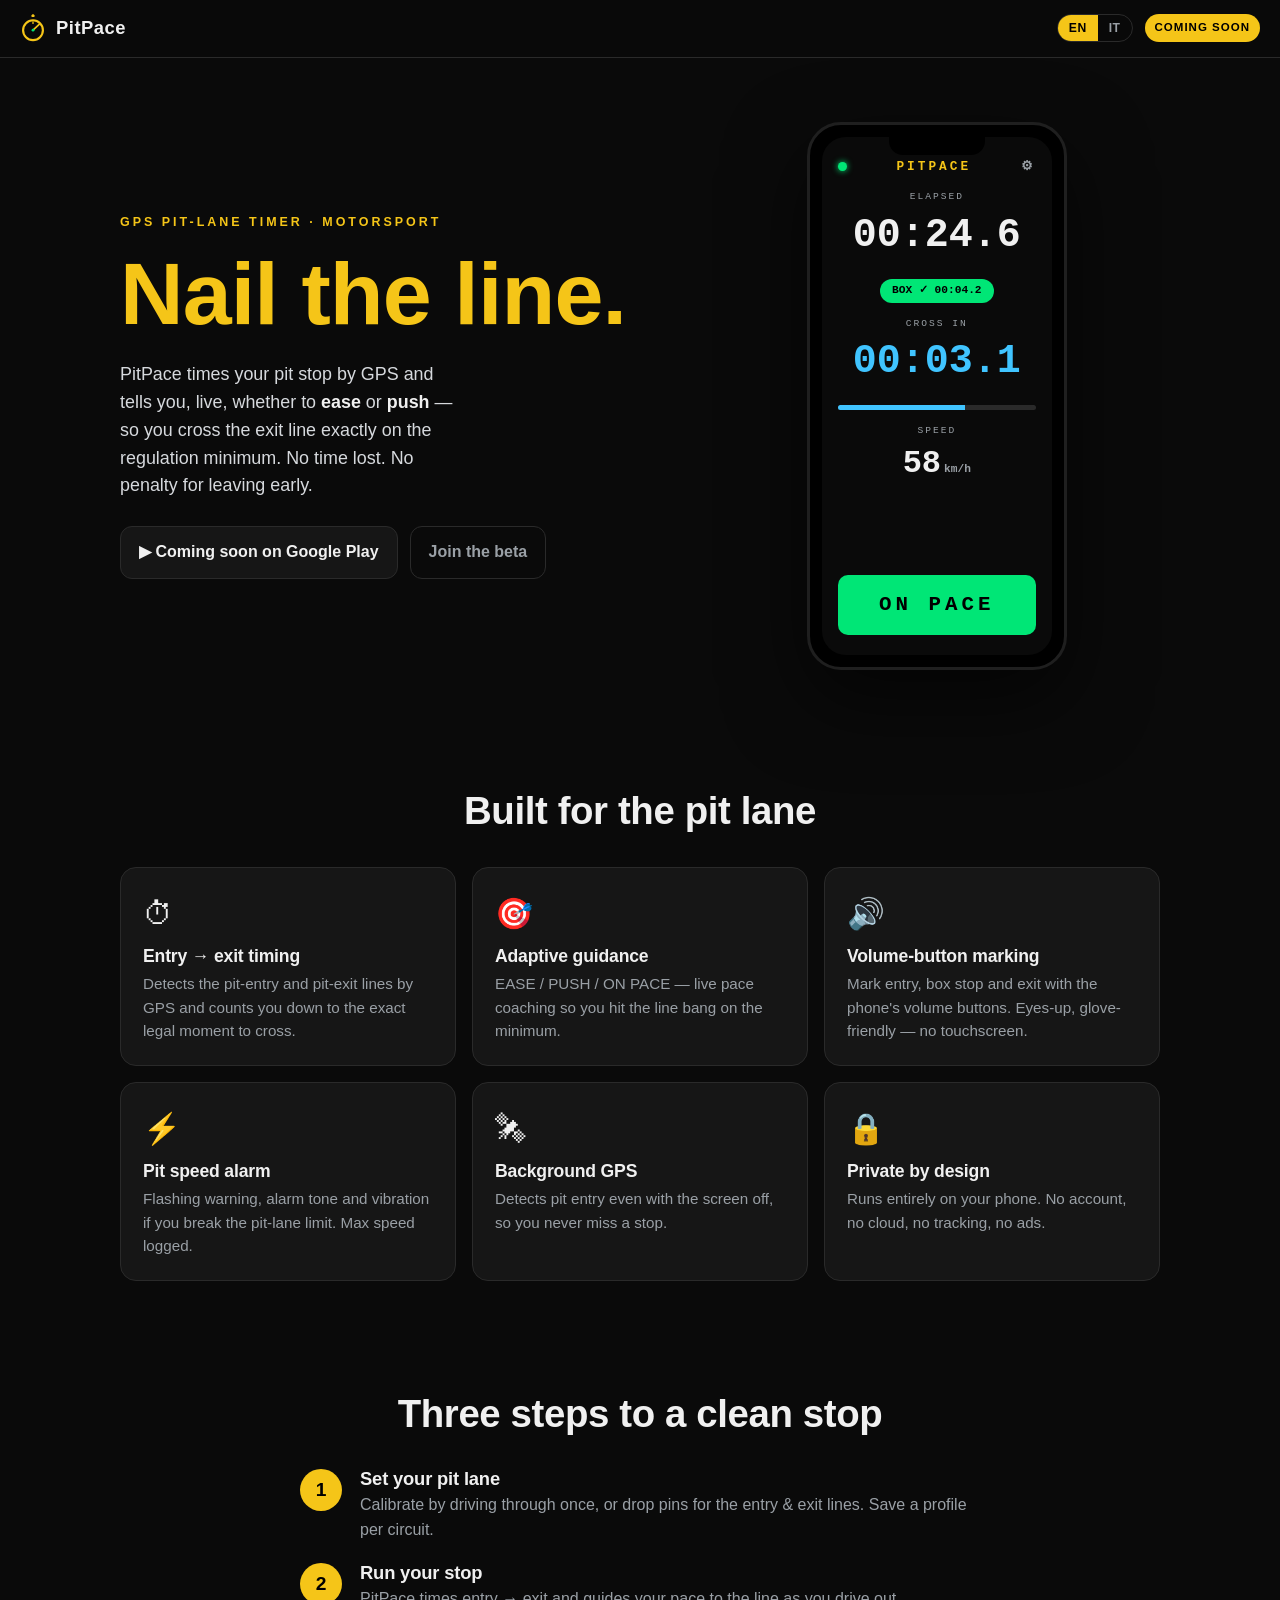
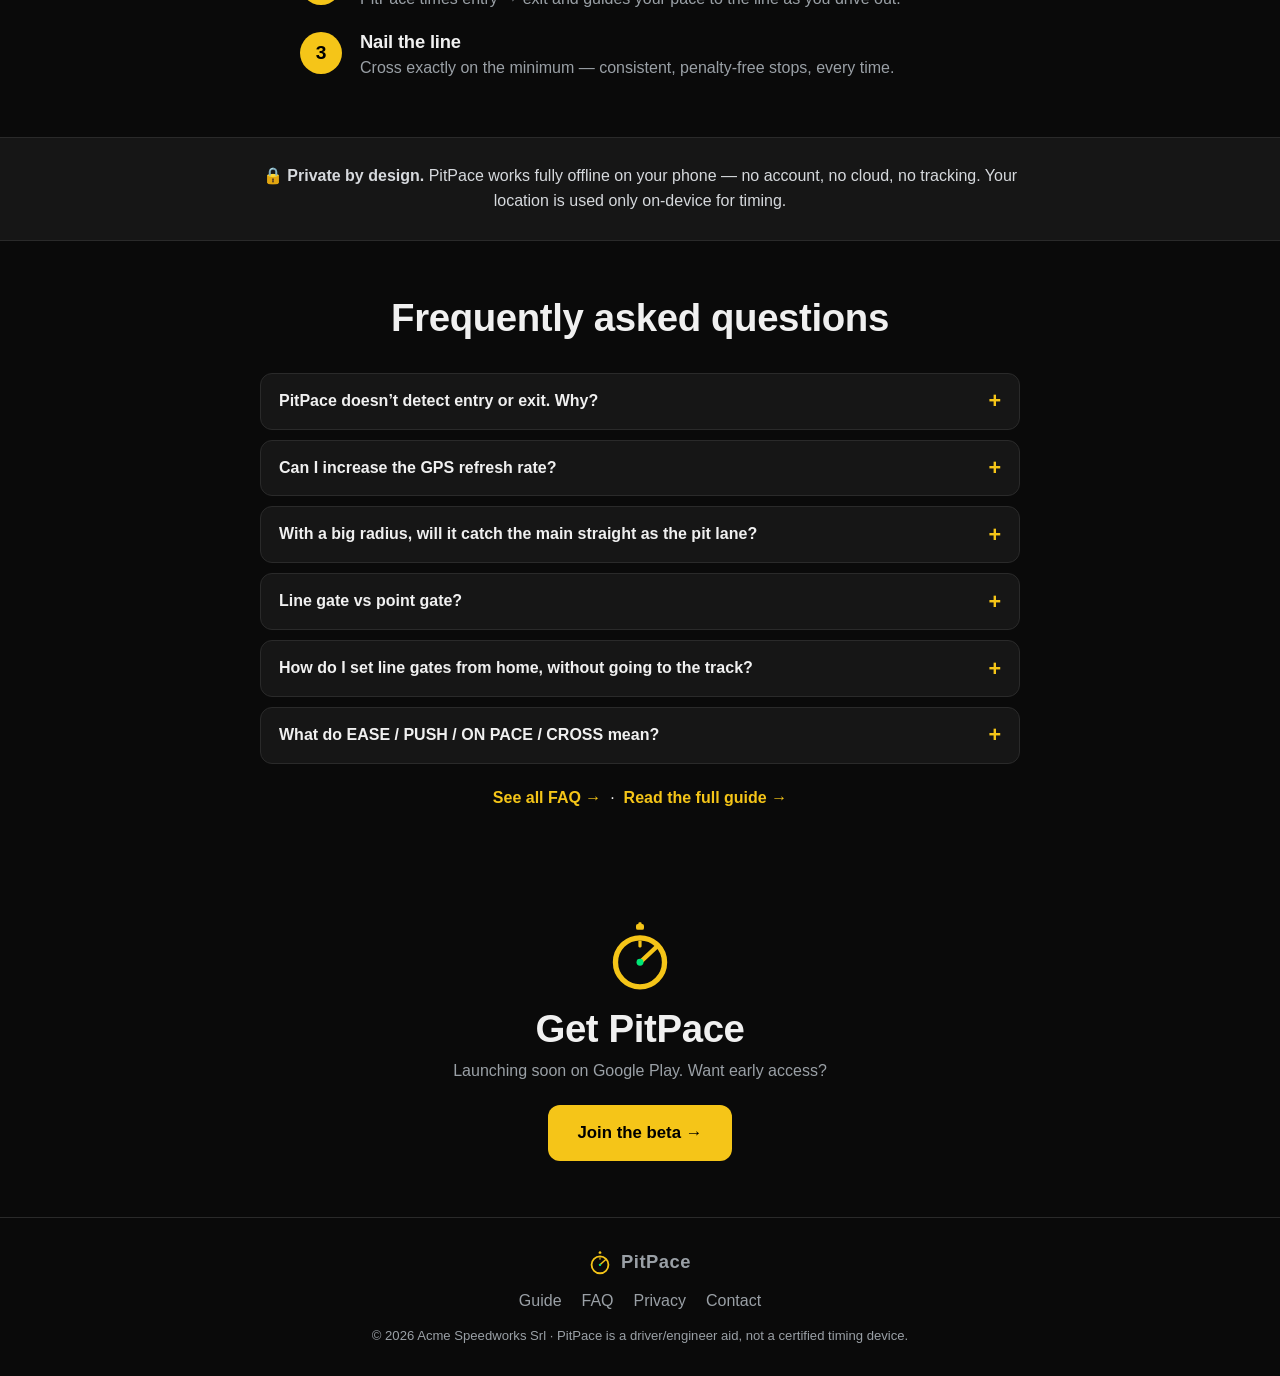
<file: index.html>
<!DOCTYPE html>
<html lang="en">
<head>
  <meta charset="UTF-8">
  <meta name="viewport" content="width=device-width, initial-scale=1.0">
  <title>PitPace — GPS pit-lane timer for motorsport</title>
  <meta name="description" content="PitPace times your pit stop by GPS and tells you, live, when to ease or push so you cross the exit line exactly on the regulation minimum. Nail the line.">
  <meta name="theme-color" content="#0a0a0a">
  <link rel="icon" type="image/png" href="assets/icon.png">
  <link rel="stylesheet" href="style.css">
  <meta property="og:title" content="PitPace — Nail the line.">
  <meta property="og:description" content="GPS pit-lane timer for motorsport: cross the exit line exactly on the minimum. Eyes-up, glove-friendly, private by design.">
  <meta property="og:type" content="website">
  <meta property="og:image" content="assets/og.png">
  <meta property="og:url" content="https://pitpace.app/">
  <meta name="twitter:card" content="summary_large_image">
  <script type="application/ld+json">
  {
    "@context": "https://schema.org",
    "@type": "SoftwareApplication",
    "name": "PitPace",
    "applicationCategory": "SportsApplication",
    "operatingSystem": "Android",
    "description": "GPS pit-lane timer for motorsport: cross the exit line exactly on the regulation minimum, with live EASE/PUSH guidance. Eyes-up, glove-friendly, private by design.",
    "url": "https://pitpace.app/",
    "image": "https://pitpace.app/assets/og.png",
    "offers": { "@type": "Offer", "price": "0", "priceCurrency": "EUR" },
    "publisher": { "@type": "Organization", "name": "Acme Speedworks Srl" }
  }
  </script>
</head>
<body>

  <svg width="0" height="0" style="position:absolute" aria-hidden="true">
    <symbol id="logo" viewBox="0 0 240 260">
      <rect x="105" y="6"  width="30" height="22" rx="7" fill="#f5c518"/>
      <rect x="114" y="0"  width="12" height="14" rx="4" fill="#f5c518"/>
      <circle cx="120" cy="150" r="92" fill="none" stroke="#f5c518" stroke-width="20"/>
      <rect x="114" y="68" width="12" height="26" rx="4" fill="#f5c518"/>
      <line x1="120" y1="150" x2="180" y2="94" stroke="#f5c518" stroke-width="16" stroke-linecap="round"/>
      <circle cx="120" cy="150" r="13" fill="#00e676"/>
    </symbol>
  </svg>

  <header class="nav">
    <a class="brand" href="#top">
      <svg class="brand-mark"><use href="#logo"/></svg>
      <span class="brand-name">PitPace</span>
    </a>
    <div class="nav-right">
      <div class="lang" role="group" aria-label="Language">
        <button type="button" data-lang="en">EN</button>
        <button type="button" data-lang="it">IT</button>
      </div>
      <span class="badge-soon" data-i18n="soon">Coming soon</span>
    </div>
  </header>

  <main id="top">

    <section class="hero">
      <div class="hero-copy">
        <p class="eyebrow" data-i18n="eyebrow">GPS PIT-LANE TIMER · MOTORSPORT</p>
        <h1 data-i18n="h1">Nail the line.</h1>
        <p class="lede" data-i18n-html="lede">PitPace times your pit stop by GPS and tells you, live, whether to <b>ease</b> or <b>push</b> — so you cross the exit line exactly on the regulation minimum. No time lost. No penalty for leaving early.</p>
        <div class="cta-row">
          <span class="store-badge" data-i18n="cta.soon">▶ Coming soon on Google&nbsp;Play</span>
          <a class="btn-ghost" href="mailto:am@andreamaselli.com?subject=PitPace%20beta" data-i18n="cta.beta">Join the beta</a>
        </div>
      </div>

      <div class="phone" aria-hidden="true">
        <div class="phone-notch"></div>
        <div class="phone-screen">
          <div class="m-head"><span class="m-dot"></span><span class="m-title">PITPACE</span><span class="m-cog">⚙</span></div>
          <div class="m-row"><span class="m-lbl">ELAPSED</span><span class="m-big">00:24.6</span></div>
          <div class="m-flag">BOX ✓ 00:04.2</div>
          <div class="m-row"><span class="m-lbl">CROSS IN</span><span class="m-big blue">00:03.1</span></div>
          <div class="m-bar"><span></span></div>
          <div class="m-row"><span class="m-lbl">SPEED</span><span class="m-speed">58<small>km/h</small></span></div>
          <div class="m-banner">ON PACE</div>
        </div>
      </div>
    </section>

    <section class="section">
      <h2 data-i18n="feat.title">Built for the pit lane</h2>
      <div class="grid">
        <article class="card"><div class="ic">⏱</div><h3 data-i18n="f1.h">Entry → exit timing</h3><p data-i18n="f1.p">Detects the pit-entry and pit-exit lines by GPS and counts you down to the exact legal moment to cross.</p></article>
        <article class="card"><div class="ic">🎯</div><h3 data-i18n="f2.h">Adaptive guidance</h3><p data-i18n="f2.p">EASE / PUSH / ON PACE — live pace coaching so you hit the line bang on the minimum.</p></article>
        <article class="card"><div class="ic">🔊</div><h3 data-i18n="f3.h">Volume-button marking</h3><p data-i18n="f3.p">Mark entry, box stop and exit with the phone's volume buttons. Eyes-up, glove-friendly — no touchscreen.</p></article>
        <article class="card"><div class="ic">⚡</div><h3 data-i18n="f4.h">Pit speed alarm</h3><p data-i18n="f4.p">Flashing warning, alarm tone and vibration if you break the pit-lane limit. Max speed logged.</p></article>
        <article class="card"><div class="ic">🛰</div><h3 data-i18n="f5.h">Background GPS</h3><p data-i18n="f5.p">Detects pit entry even with the screen off, so you never miss a stop.</p></article>
        <article class="card"><div class="ic">🔒</div><h3 data-i18n="f6.h">Private by design</h3><p data-i18n="f6.p">Runs entirely on your phone. No account, no cloud, no tracking, no ads.</p></article>
      </div>
    </section>

    <section class="section steps">
      <h2 data-i18n="steps.title">Three steps to a clean stop</h2>
      <ol class="steps-list">
        <li><span class="num">1</span><div><h3 data-i18n="s1.h">Set your pit lane</h3><p data-i18n="s1.p">Calibrate by driving through once, or drop pins for the entry &amp; exit lines. Save a profile per circuit.</p></div></li>
        <li><span class="num">2</span><div><h3 data-i18n="s2.h">Run your stop</h3><p data-i18n="s2.p">PitPace times entry → exit and guides your pace to the line as you drive out.</p></div></li>
        <li><span class="num">3</span><div><h3 data-i18n="s3.h">Nail the line</h3><p data-i18n="s3.p">Cross exactly on the minimum — consistent, penalty-free stops, every time.</p></div></li>
      </ol>
    </section>

    <section class="strip">
      <p data-i18n-html="strip">🔒 <b>Private by design.</b> PitPace works fully offline on your phone — no account, no cloud, no tracking. Your location is used only on-device for timing.</p>
    </section>

    <section class="section faq-section">
      <h2 data-i18n="home.faqTitle">Frequently asked questions</h2>
      <div id="home-faq" class="faq-list"></div>
      <p class="faq-more"><a href="faq.html" data-i18n="home.faqAll">See all FAQ →</a> &nbsp;·&nbsp; <a href="guide.html" data-i18n="home.guideCta">Read the full guide →</a></p>
    </section>

    <section class="section cta-final">
      <svg class="cta-mark"><use href="#logo"/></svg>
      <h2 data-i18n="cta2.h">Get PitPace</h2>
      <p data-i18n="cta2.p">Launching soon on Google Play. Want early access?</p>
      <a class="btn-primary" href="mailto:am@andreamaselli.com?subject=PitPace%20beta" data-i18n="cta2.btn">Join the beta →</a>
    </section>

  </main>

  <footer class="footer">
    <div class="brand small">
      <svg class="brand-mark"><use href="#logo"/></svg><span class="brand-name">PitPace</span>
    </div>
    <nav class="foot-links">
      <a href="guide.html" data-i18n="nav.guide">Guide</a>
      <a href="faq.html" data-i18n="nav.faq">FAQ</a>
      <a href="privacy.html" data-i18n="foot.privacy">Privacy</a>
      <a href="mailto:am@andreamaselli.com" data-i18n="foot.contact">Contact</a>
    </nav>
    <p class="copy">© <span id="yr">2026</span> <span data-i18n="foot.copy">Acme Speedworks Srl · PitPace is a driver/engineer aid, not a certified timing device.</span></p>
  </footer>

  <script>document.getElementById('yr').textContent = new Date().getFullYear();</script>
  <script src="content.js"></script>
  <script>window.onLangChange = (lang) => renderFaq(document.getElementById('home-faq'), lang, 6);</script>
  <script src="i18n.js"></script>
</body>
</html>
</file>
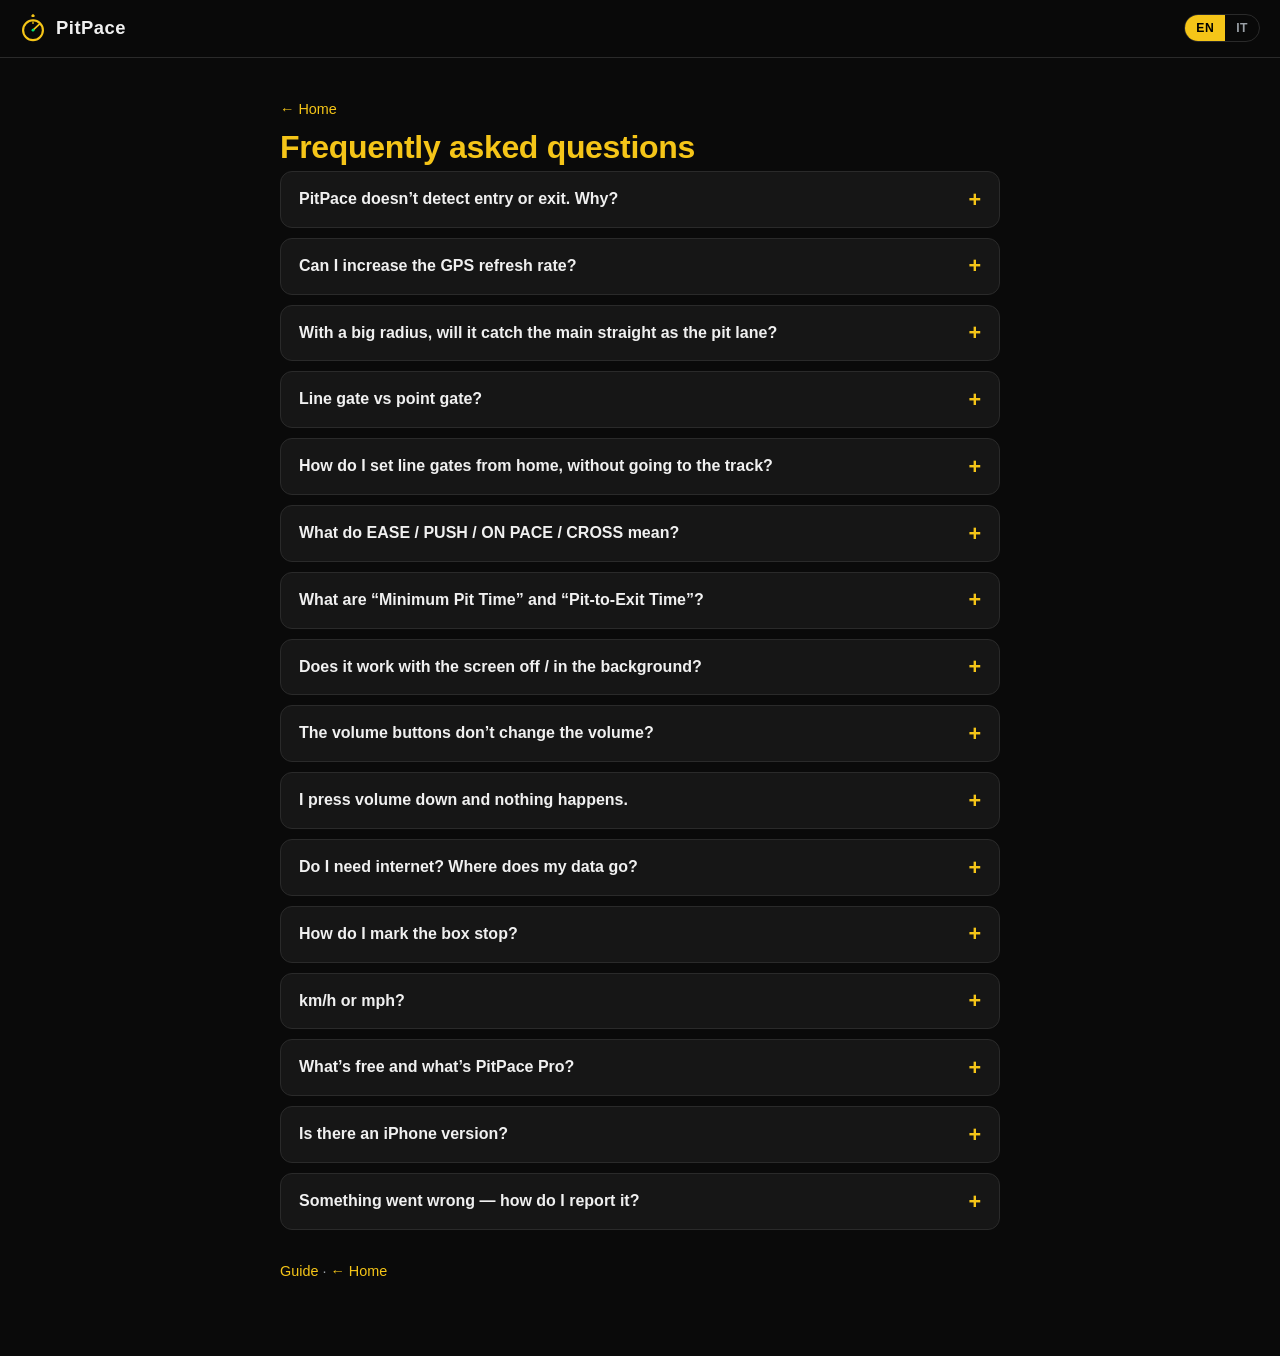
<file: faq.html>
<!DOCTYPE html>
<html lang="en" data-title-key="faq.metaTitle">
<head>
  <meta charset="UTF-8">
  <meta name="viewport" content="width=device-width, initial-scale=1.0">
  <title>PitPace — FAQ</title>
  <meta name="description" content="PitPace frequently asked questions: gate detection, GPS rate, line vs point gates, background GPS, privacy, pricing and more.">
  <meta name="theme-color" content="#0a0a0a">
  <link rel="icon" type="image/png" href="assets/icon.png">
  <link rel="stylesheet" href="style.css">
</head>
<body>
  <header class="nav">
    <a class="brand" href="index.html">
      <svg class="brand-mark" viewBox="0 0 240 260">
        <rect x="105" y="6" width="30" height="22" rx="7" fill="#f5c518"/>
        <rect x="114" y="0" width="12" height="14" rx="4" fill="#f5c518"/>
        <circle cx="120" cy="150" r="92" fill="none" stroke="#f5c518" stroke-width="20"/>
        <rect x="114" y="68" width="12" height="26" rx="4" fill="#f5c518"/>
        <line x1="120" y1="150" x2="180" y2="94" stroke="#f5c518" stroke-width="16" stroke-linecap="round"/>
        <circle cx="120" cy="150" r="13" fill="#00e676"/>
      </svg>
      <span class="brand-name">PitPace</span>
    </a>
    <div class="lang" role="group" aria-label="Language">
      <button type="button" data-lang="en">EN</button>
      <button type="button" data-lang="it">IT</button>
    </div>
  </header>

  <div class="doc">
    <p class="back"><a href="index.html" data-i18n="home.back">← Home</a></p>
    <h1 data-i18n="faq.h">Frequently asked questions</h1>
    <div id="faq" class="faq-list"></div>
    <p class="back" style="margin-top:30px"><a href="guide.html" data-i18n="nav.guide">Guide</a> · <a href="index.html" data-i18n="home.back">← Home</a></p>
  </div>

  <script src="content.js"></script>
  <script>window.onLangChange = (lang) => { renderFaq(document.getElementById('faq'), lang); injectFaqSchema(lang); };</script>
  <script src="i18n.js"></script>
</body>
</html>
</file>
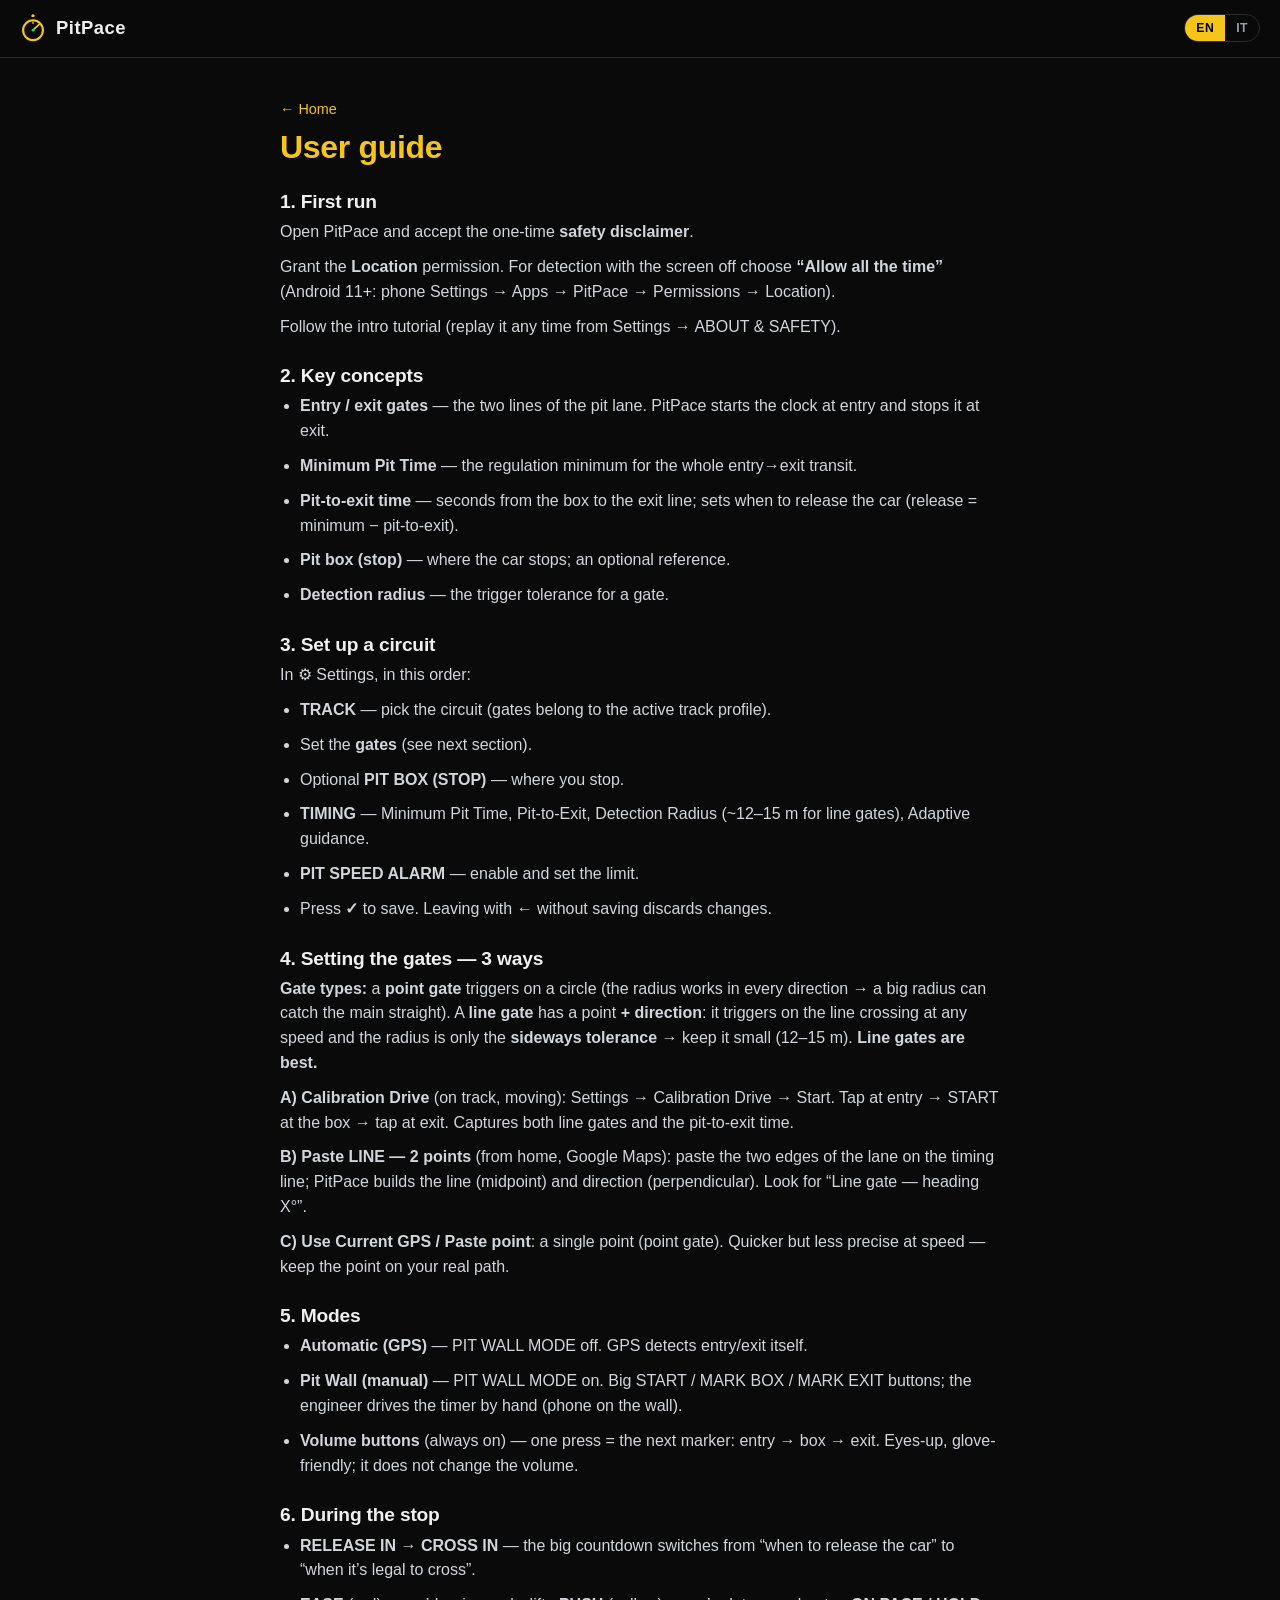
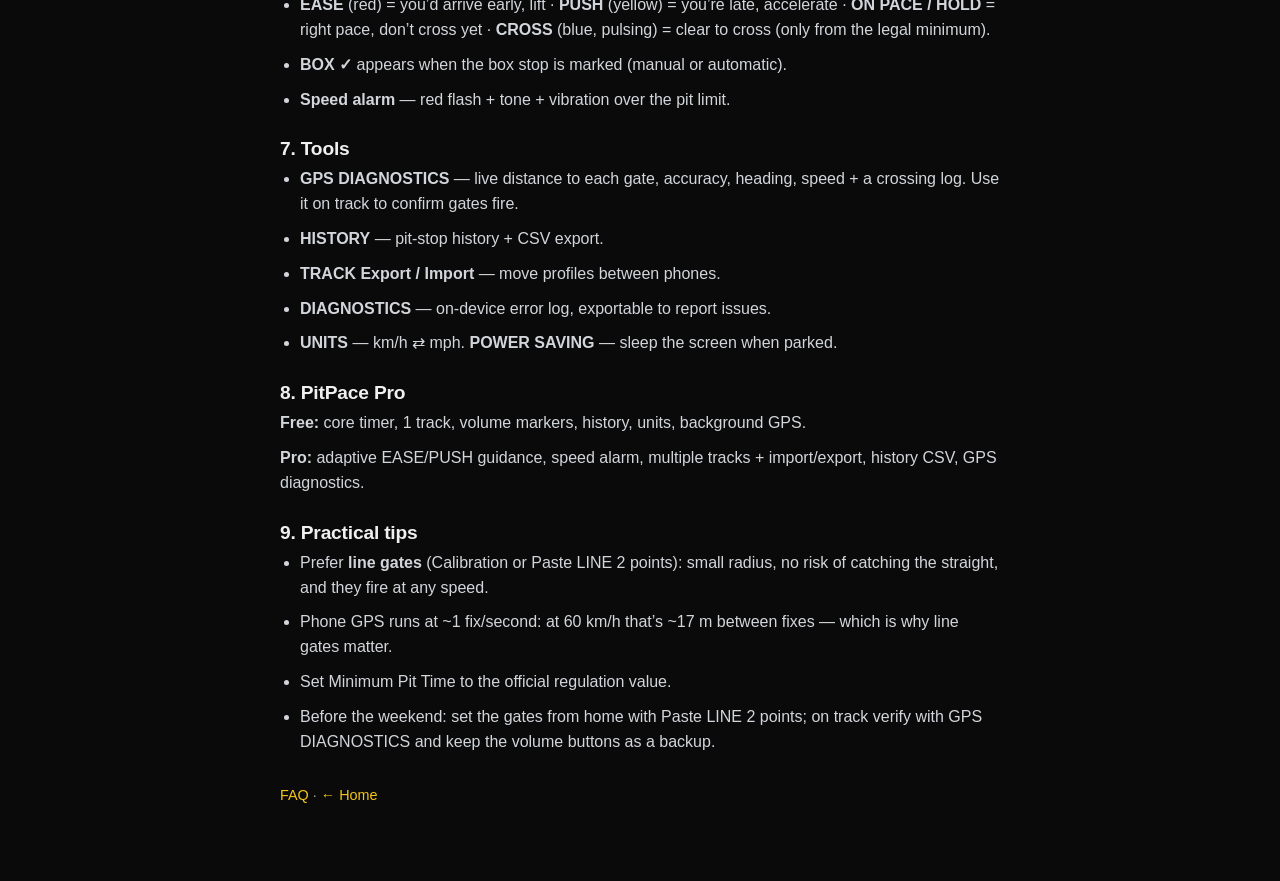
<file: guide.html>
<!DOCTYPE html>
<html lang="en" data-title-key="guide.metaTitle">
<head>
  <meta charset="UTF-8">
  <meta name="viewport" content="width=device-width, initial-scale=1.0">
  <title>PitPace — User guide</title>
  <meta name="description" content="How to use PitPace: set up your pit-lane gates, modes, the in-stop display, tools and tips.">
  <meta name="theme-color" content="#0a0a0a">
  <link rel="icon" type="image/png" href="assets/icon.png">
  <link rel="stylesheet" href="style.css">
</head>
<body>
  <header class="nav">
    <a class="brand" href="index.html">
      <svg class="brand-mark" viewBox="0 0 240 260">
        <rect x="105" y="6" width="30" height="22" rx="7" fill="#f5c518"/>
        <rect x="114" y="0" width="12" height="14" rx="4" fill="#f5c518"/>
        <circle cx="120" cy="150" r="92" fill="none" stroke="#f5c518" stroke-width="20"/>
        <rect x="114" y="68" width="12" height="26" rx="4" fill="#f5c518"/>
        <line x1="120" y1="150" x2="180" y2="94" stroke="#f5c518" stroke-width="16" stroke-linecap="round"/>
        <circle cx="120" cy="150" r="13" fill="#00e676"/>
      </svg>
      <span class="brand-name">PitPace</span>
    </a>
    <div class="lang" role="group" aria-label="Language">
      <button type="button" data-lang="en">EN</button>
      <button type="button" data-lang="it">IT</button>
    </div>
  </header>

  <div class="doc">
    <p class="back"><a href="index.html" data-i18n="home.back">← Home</a></p>
    <h1 data-i18n="guide.h">User guide</h1>
    <div id="guide"></div>
    <p class="back" style="margin-top:30px"><a href="faq.html" data-i18n="nav.faq">FAQ</a> · <a href="index.html" data-i18n="home.back">← Home</a></p>
  </div>

  <script src="content.js"></script>
  <script>window.onLangChange = (lang) => renderGuide(document.getElementById('guide'), lang);</script>
  <script src="i18n.js"></script>
</body>
</html>
</file>
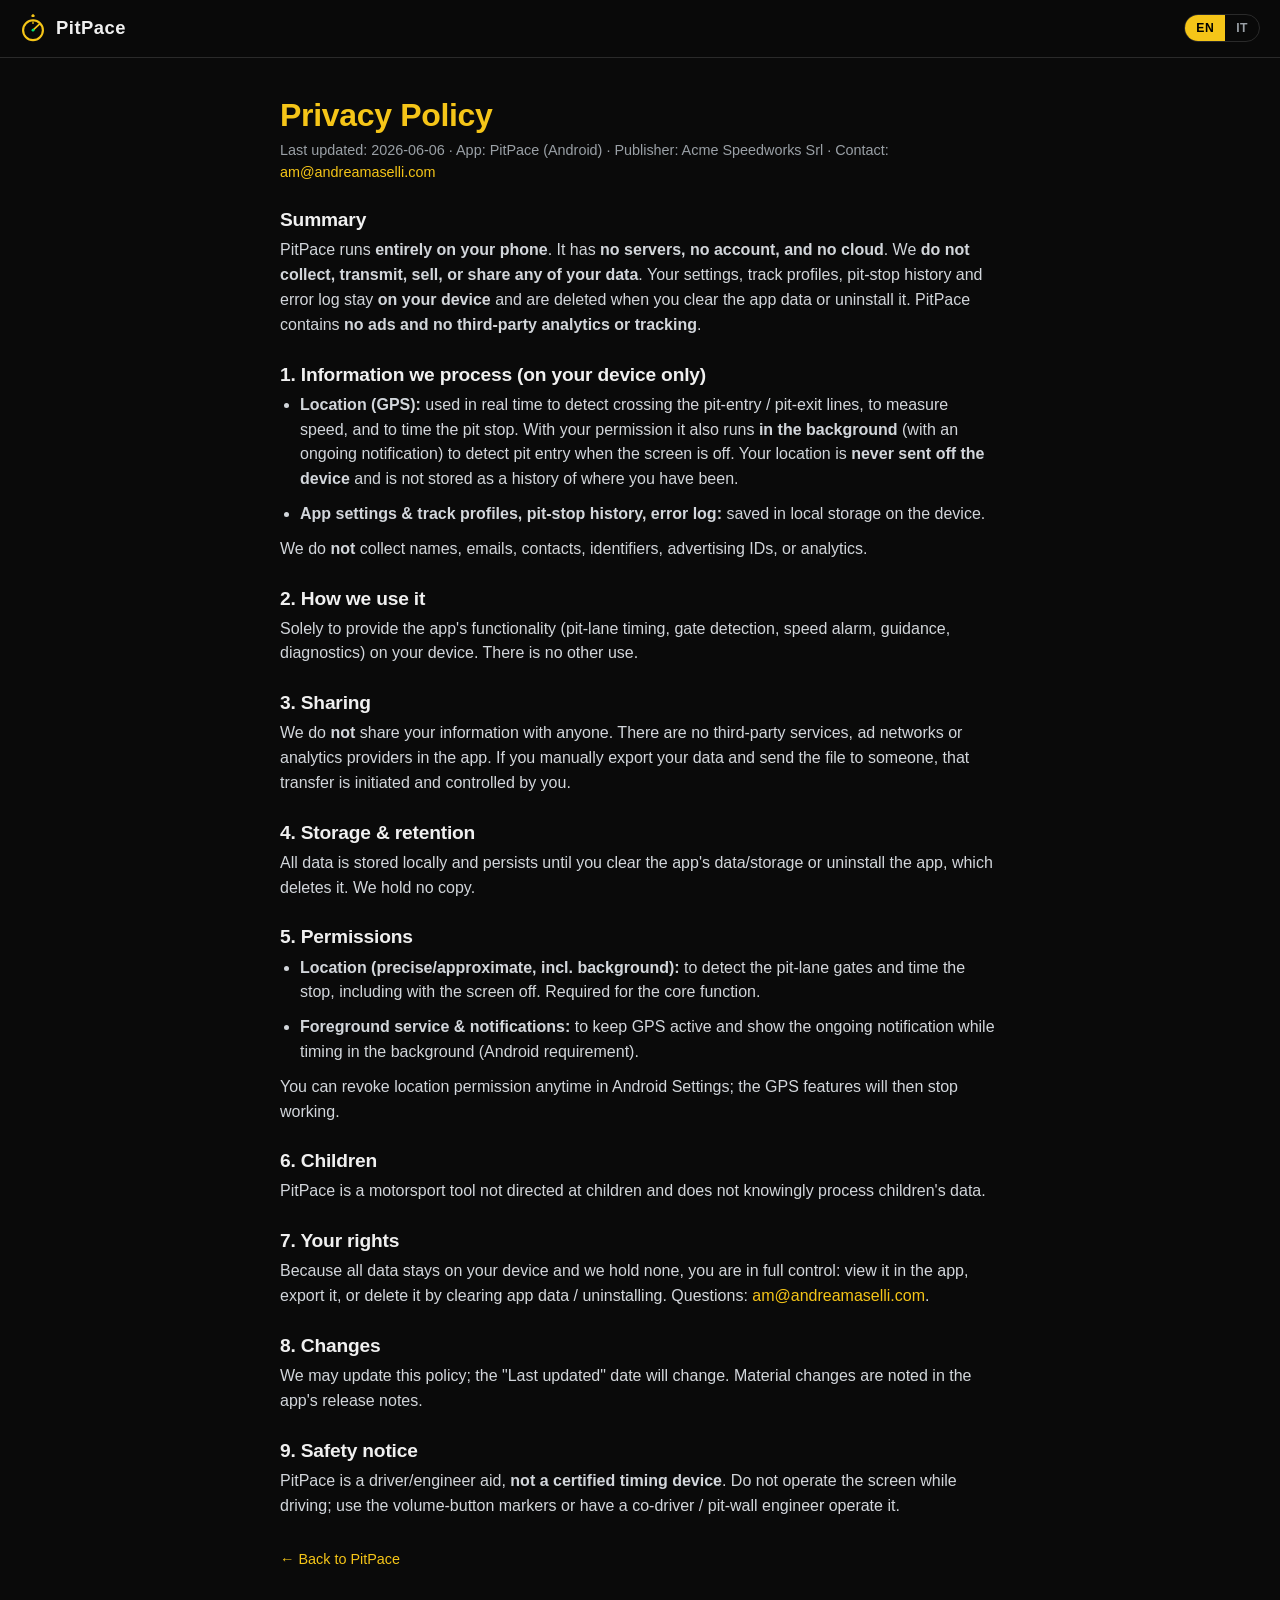
<file: privacy.html>
<!DOCTYPE html>
<html lang="en">
<head>
  <meta charset="UTF-8">
  <meta name="viewport" content="width=device-width, initial-scale=1.0">
  <title>PitPace — Privacy Policy</title>
  <meta name="description" content="PitPace privacy policy: the app runs entirely on your phone. No account, no cloud, no tracking; location is used only on-device for timing.">
  <meta name="theme-color" content="#0a0a0a">
  <link rel="icon" type="image/png" href="assets/icon.png">
  <link rel="stylesheet" href="style.css">
</head>
<body>
  <header class="nav">
    <a class="brand" href="index.html">
      <svg class="brand-mark" viewBox="0 0 240 260">
        <rect x="105" y="6" width="30" height="22" rx="7" fill="#f5c518"/>
        <rect x="114" y="0" width="12" height="14" rx="4" fill="#f5c518"/>
        <circle cx="120" cy="150" r="92" fill="none" stroke="#f5c518" stroke-width="20"/>
        <rect x="114" y="68" width="12" height="26" rx="4" fill="#f5c518"/>
        <line x1="120" y1="150" x2="180" y2="94" stroke="#f5c518" stroke-width="16" stroke-linecap="round"/>
        <circle cx="120" cy="150" r="13" fill="#00e676"/>
      </svg>
      <span class="brand-name">PitPace</span>
    </a>
    <div class="lang" role="group" aria-label="Language">
      <button type="button" data-lang="en">EN</button>
      <button type="button" data-lang="it">IT</button>
    </div>
  </header>

  <div class="doc">
    <h1 data-i18n="pv.title">Privacy Policy</h1>
    <p class="back" data-i18n-html="pv.sub">Last updated: 2026-06-06 · App: PitPace (Android) · Publisher: Acme Speedworks Srl · Contact: <a href="mailto:am@andreamaselli.com">am@andreamaselli.com</a></p>

    <h2 data-i18n="pv.summaryH">Summary</h2>
    <p data-i18n-html="pv.summary">PitPace runs <b>entirely on your phone</b>…</p>

    <h2 data-i18n="pv.1H">1. Information we process (on your device only)</h2>
    <ul data-i18n-html="pv.1"></ul>
    <p data-i18n-html="pv.1b">We do <b>not</b> collect names, emails, contacts, identifiers, advertising IDs, or analytics.</p>

    <h2 data-i18n="pv.2H">2. How we use it</h2>
    <p data-i18n="pv.2"></p>

    <h2 data-i18n="pv.3H">3. Sharing</h2>
    <p data-i18n-html="pv.3"></p>

    <h2 data-i18n="pv.4H">4. Storage &amp; retention</h2>
    <p data-i18n="pv.4"></p>

    <h2 data-i18n="pv.5H">5. Permissions</h2>
    <ul data-i18n-html="pv.5"></ul>
    <p data-i18n="pv.5b"></p>

    <h2 data-i18n="pv.6H">6. Children</h2>
    <p data-i18n="pv.6"></p>

    <h2 data-i18n="pv.7H">7. Your rights</h2>
    <p data-i18n-html="pv.7"></p>

    <h2 data-i18n="pv.8H">8. Changes</h2>
    <p data-i18n="pv.8"></p>

    <h2 data-i18n="pv.9H">9. Safety notice</h2>
    <p data-i18n-html="pv.9"></p>

    <p class="back" style="margin-top:30px"><a href="index.html" data-i18n="pv.back">← Back to PitPace</a></p>
  </div>

  <script src="i18n.js"></script>
</body>
</html>
</file>
<file: style.css>
/* PitPace landing — brand: Pace Yellow #f5c518, Go Green #00e676, Track Black #0a0a0a */
:root{
  --bg:#0a0a0a; --surface:#161616; --border:#2a2a2a; --text:#f0f0f0; --dim:#9aa0a6;
  --yellow:#f5c518; --green:#00e676; --blue:#40c4ff; --red:#ff1744;
  --sans:'Inter','Segoe UI',Roboto,Helvetica,Arial,sans-serif;
  --mono:'Courier New','Lucida Console',monospace;
  --maxw:1080px;
  --ease-out:cubic-bezier(.23,1,.32,1); /* strong ease-out — crisp, no bounce (Emil) */
}
*{box-sizing:border-box;margin:0;padding:0}
html{scroll-behavior:smooth}
body{background:var(--bg);color:var(--text);font-family:var(--sans);line-height:1.55;-webkit-font-smoothing:antialiased}
a{color:inherit;text-decoration:none}
h1,h2,h3{line-height:1.1;letter-spacing:-0.01em}
section{padding:0 20px}

/* Nav */
.nav{position:sticky;top:0;z-index:10;display:flex;align-items:center;justify-content:space-between;
  padding:14px 20px;background:rgba(10,10,10,.82);backdrop-filter:blur(10px);border-bottom:1px solid var(--border)}
.brand{display:flex;align-items:center;gap:10px}
.brand-mark{width:26px;height:28px}
.cta-mark{width:64px;height:70px;margin-bottom:8px}
.brand-name{font-weight:800;font-size:1.15rem;letter-spacing:.5px}
.brand.small .brand-mark{width:22px;height:24px}
.badge-soon{font-size:.72rem;font-weight:700;letter-spacing:1px;text-transform:uppercase;
  color:#000;background:var(--yellow);padding:5px 10px;border-radius:999px}
.nav-right{display:flex;align-items:center;gap:12px}
.lang{display:inline-flex;border:1px solid var(--border);border-radius:999px;overflow:hidden}
.lang button{background:transparent;border:none;color:var(--dim);font-family:inherit;font-size:.76rem;font-weight:700;letter-spacing:.5px;padding:6px 11px;cursor:pointer;transition:background 150ms ease,color 150ms ease}
.lang button.on{background:var(--yellow);color:#000}

/* Hero */
.hero{max-width:var(--maxw);margin:0 auto;display:grid;grid-template-columns:1.1fr .9fr;gap:48px;
  align-items:center;padding-top:64px;padding-bottom:64px}
.eyebrow{color:var(--yellow);font-weight:700;font-size:.78rem;letter-spacing:3px;margin-bottom:14px}
.hero h1{font-size:clamp(3rem,9vw,5.5rem);font-weight:800;color:var(--yellow)}
.lede{color:#d6d9dd;font-size:1.12rem;margin:18px 0 26px;max-width:34ch}
.lede b{color:var(--text)}
.cta-row{display:flex;flex-wrap:wrap;gap:12px;align-items:center}
.store-badge{display:inline-block;background:var(--surface);border:1px solid var(--border);
  color:var(--text);font-weight:700;padding:13px 18px;border-radius:12px}
.btn-ghost{border:1px solid var(--border);padding:13px 18px;border-radius:12px;color:var(--dim);font-weight:600;
  transition:border-color 160ms ease,color 160ms ease,transform 160ms var(--ease-out)}
.btn-ghost:hover{border-color:var(--yellow);color:var(--text)}
.btn-ghost:active{transform:scale(.97)}

/* Phone mockup */
.phone{justify-self:center;width:260px;max-width:78vw;aspect-ratio:9/19;background:#000;border:3px solid #1f1f1f;
  border-radius:34px;padding:12px;box-shadow:0 30px 80px rgba(0,0,0,.6);position:relative}
.phone-notch{position:absolute;top:12px;left:50%;transform:translateX(-50%);width:96px;height:18px;background:#000;border-radius:0 0 14px 14px;z-index:2}
.phone-screen{height:100%;background:var(--bg);border-radius:24px;padding:20px 16px;display:flex;flex-direction:column;gap:12px;font-family:var(--mono);overflow:hidden}
.m-head{display:flex;align-items:center;justify-content:space-between;color:var(--yellow);font-weight:bold;letter-spacing:3px;font-size:.8rem}
.m-dot{width:9px;height:9px;border-radius:50%;background:var(--green);box-shadow:0 0 6px var(--green)}
.m-cog{color:var(--dim)}
.m-row{text-align:center;margin-top:2px}
.m-lbl{display:block;color:var(--dim);font-size:.6rem;letter-spacing:2px}
.m-big{font-size:2.5rem;font-weight:bold}
.m-big.blue{color:var(--blue)}
.m-flag{align-self:center;background:var(--green);color:#000;font-weight:bold;font-size:.7rem;padding:3px 12px;border-radius:999px}
.m-bar{height:5px;background:var(--border);border-radius:3px;overflow:hidden}
.m-bar span{display:block;height:100%;width:64%;background:var(--blue)}
.m-speed{font-size:2rem;font-weight:bold}
.m-speed small{font-size:.7rem;color:var(--dim);margin-left:3px}
.m-banner{margin-top:auto;text-align:center;background:var(--green);color:#000;font-weight:bold;
  letter-spacing:4px;padding:14px 0;border-radius:10px;font-size:1.3rem}

/* Sections */
.section{max-width:var(--maxw);margin:0 auto;padding-top:56px;padding-bottom:56px}
.section h2{font-size:clamp(1.7rem,4.5vw,2.4rem);font-weight:800;text-align:center;margin-bottom:34px}
.grid{display:grid;grid-template-columns:repeat(3,1fr);gap:16px}
.card{background:var(--surface);border:1px solid var(--border);border-radius:16px;padding:22px}
.card .ic{font-size:1.9rem;margin-bottom:10px}
.card h3{font-size:1.1rem;margin-bottom:6px}
.card p{color:var(--dim);font-size:.95rem}

/* Steps */
.steps-list{list-style:none;max-width:680px;margin:0 auto;display:flex;flex-direction:column;gap:20px}
.steps-list li{display:flex;gap:18px;align-items:flex-start}
.num{flex:0 0 auto;width:42px;height:42px;border-radius:50%;background:var(--yellow);color:#000;
  font-weight:800;font-size:1.2rem;display:flex;align-items:center;justify-content:center}
.steps-list h3{font-size:1.15rem;margin-bottom:4px}
.steps-list p{color:var(--dim)}

/* Privacy strip */
.strip{background:var(--surface);border-top:1px solid var(--border);border-bottom:1px solid var(--border);
  padding:26px 20px;text-align:center}
.strip p{max-width:760px;margin:0 auto;color:#d6d9dd}

/* Final CTA */
.cta-final{text-align:center}
.cta-final h2{margin-bottom:8px}
.cta-final p{color:var(--dim);margin-bottom:22px}
.btn-primary{display:inline-block;background:var(--yellow);color:#000;font-weight:800;
  padding:15px 30px;border-radius:12px;font-size:1.05rem;
  transition:filter 160ms ease,transform 160ms var(--ease-out)}
.btn-primary:hover{filter:brightness(1.07)}
.btn-primary:active{transform:scale(.97)}

/* Footer */
.footer{border-top:1px solid var(--border);padding:30px 20px;text-align:center;color:var(--dim)}
.footer .brand{justify-content:center;margin-bottom:12px}
.foot-links{display:flex;gap:20px;justify-content:center;margin-bottom:12px}
.foot-links a{transition:color 150ms ease}
.foot-links a:hover{color:var(--yellow)}
.copy{font-size:.82rem;max-width:640px;margin:0 auto}

/* Responsive */
@media(max-width:780px){
  .hero{grid-template-columns:1fr;text-align:center;gap:36px;padding-top:44px}
  .lede{margin-left:auto;margin-right:auto}
  .cta-row{justify-content:center}
  .grid{grid-template-columns:1fr 1fr}
}
@media(max-width:480px){
  .grid{grid-template-columns:1fr}
}

/* FAQ accordion */
.faq-list{max-width:760px;margin:0 auto}
.faq-item{border:1px solid var(--border);border-radius:12px;background:var(--surface);margin-bottom:10px;overflow:hidden}
.faq-item summary{cursor:pointer;padding:15px 18px;font-weight:700;list-style:none;display:flex;justify-content:space-between;gap:12px;align-items:center}
.faq-item summary::-webkit-details-marker{display:none}
.faq-item summary::after{content:'+';color:var(--yellow);font-weight:800;font-size:1.35rem;line-height:1;transition:transform 200ms var(--ease-out)}
.faq-item[open] summary::after{transform:rotate(135deg)} /* + morphs into × */

/* Soft open where the browser supports it (others keep the instant <details> behaviour) */
@supports (interpolate-size: allow-keywords){
  :root{interpolate-size:allow-keywords}
  .faq-item::details-content{height:0;overflow:hidden;opacity:0;
    transition:height 220ms var(--ease-out),opacity 200ms ease}
  .faq-item[open]::details-content{height:auto;opacity:1}
}
.faq-a{padding:0 18px 16px;color:#d2d6db;line-height:1.55}
.faq-a b{color:var(--text)}
.faq-a a{color:var(--yellow)}
.faq-more{text-align:center;margin-top:22px}
.faq-more a{color:var(--yellow);font-weight:700}

/* Guide / privacy doc pages */
.doc{max-width:760px;margin:0 auto;padding:40px 20px 64px}
.doc h1{font-size:2rem;color:var(--yellow);margin-bottom:6px}
.doc h2{font-size:1.2rem;margin:26px 0 8px}
.doc p,.doc li{color:#d2d6db;margin-bottom:10px}
.doc ul{padding-left:20px}
.doc a{color:var(--yellow)}
.doc .back{color:var(--dim);font-size:.9rem}
</file>
